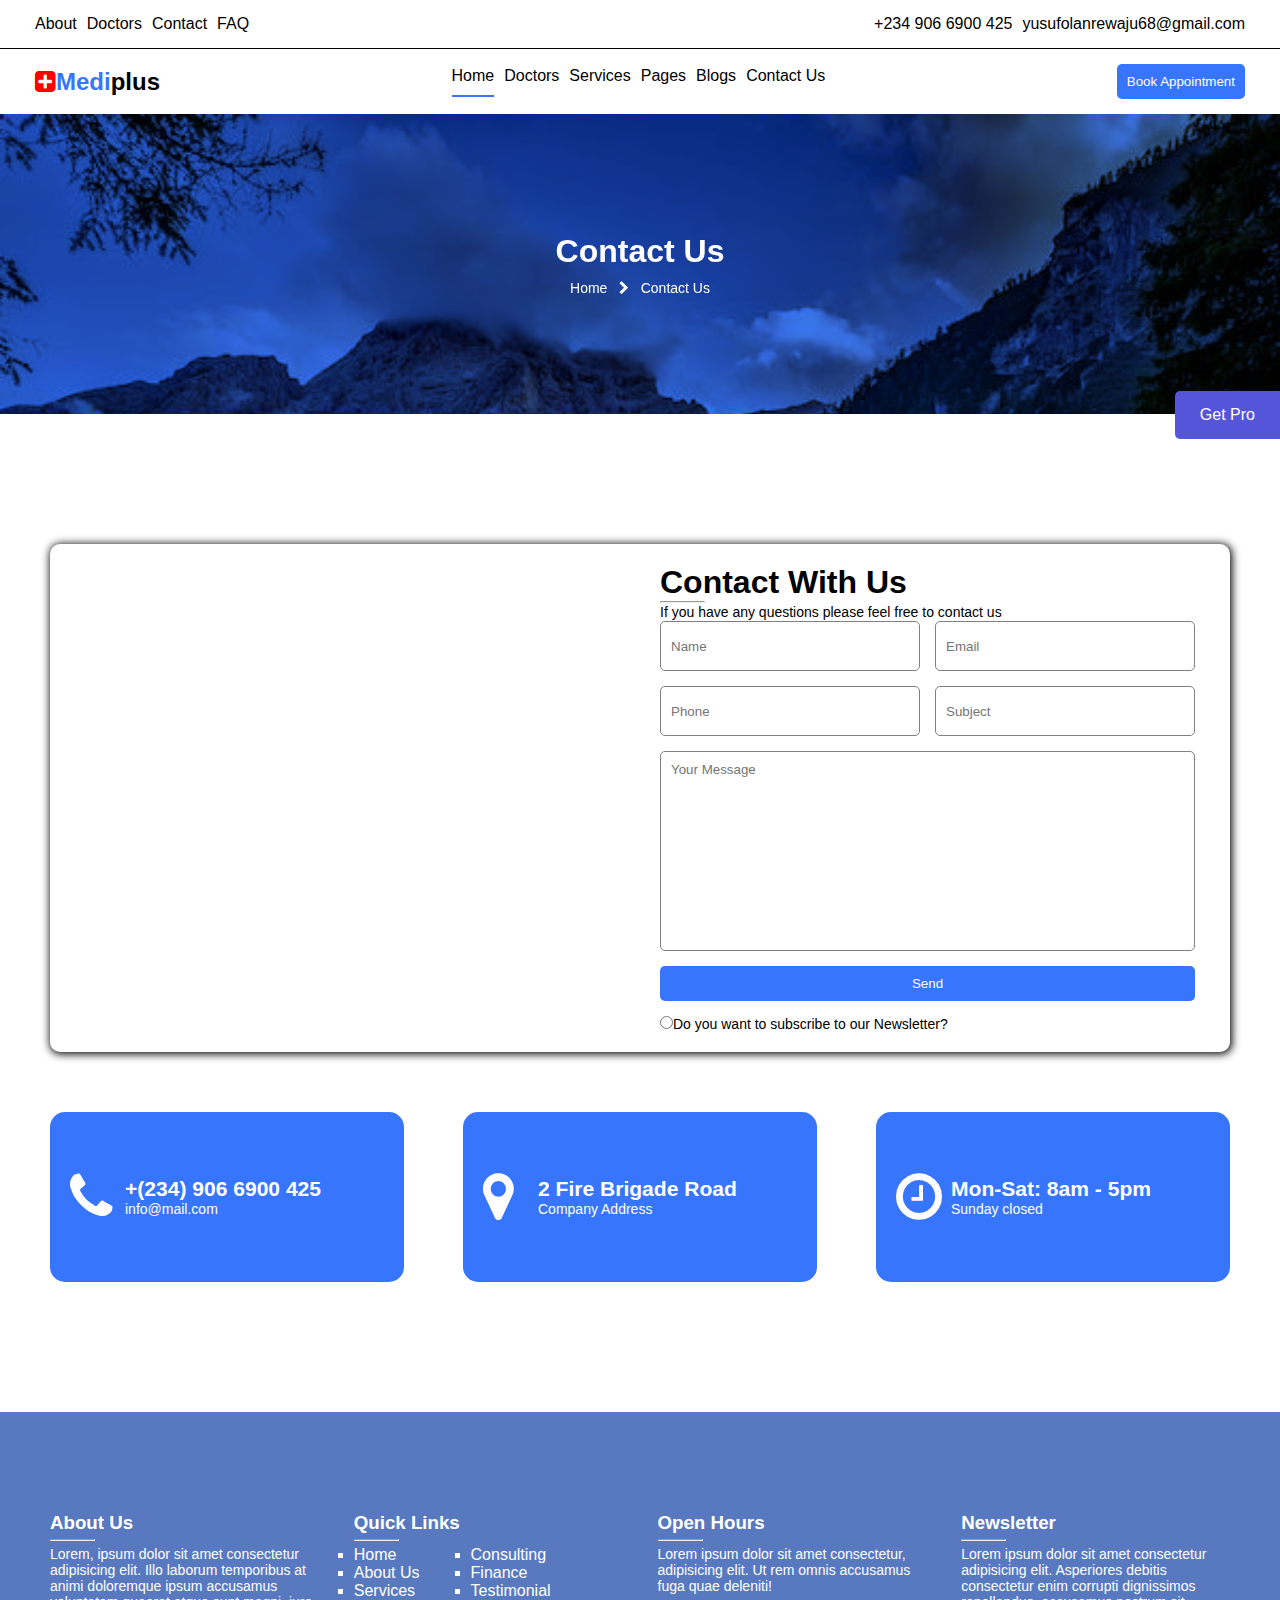
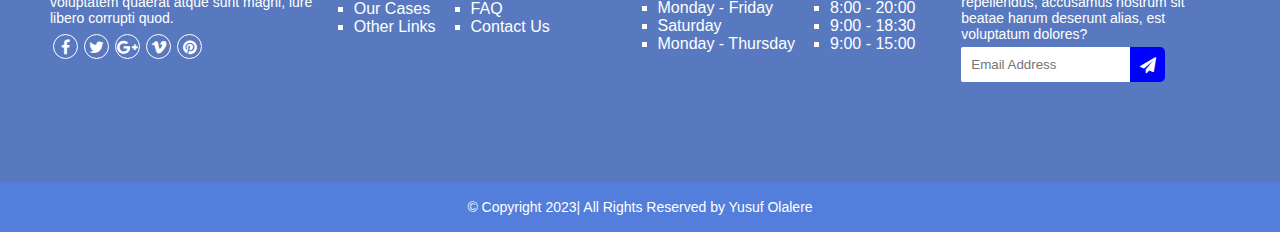
<file: works/Clinic/index.html>
<!DOCTYPE html>
<html lang="en">
<head>
    <meta charset="UTF-8">
    <meta name="viewport" content="width=device-width, initial-scale=1.0">
    <title>Project</title>
    <link rel="stylesheet" href="clinicstyle.css">
    <link rel="stylesheet" href="https://cdnjs.cloudflare.com/ajax/libs/font-awesome/4.7.0/css/font-awesome.min.css">
</head>
<body>
    <header class="header">
        <div class="head">
            <ul>
                <li>About</li>
                <li>Doctors</li>
                <li>Contact</li>
                <li>FAQ</li>
            </ul>

            <ul>
                <li>+234 906 6900 425</li>
                <li>yusufolanrewaju68@gmail.com</li>
            </ul>
        </div>
        
        <div class="nav">
            <h2><i class="fa fa-plus-square" style="color: red;"></i><span class="blue">Medi</span>plus</h2>
            
            <ul>
                <li class="active">Home</li>
                <li>Doctors</li>
                <li>Services</li>
                <li>Pages</li>
                <li>Blogs</li>
                <li>Contact Us</li>
            </ul>
            <button class="btn">Book Appointment</button>
        </div>

    </header>

    
    <section class="big">
        <div class="contact">
            <h1>Contact Us</h1>
            <small>Home &nbsp; <i class="fa fa-chevron-right"></i> &nbsp; Contact Us</small>
        </div>
        <a href="" class="get">Get Pro</a>
    </section>
    <main>

        <section class="formContact">
            <div class="containers">
                <div class="form">
                    <h1>Contact With Us</h1><hr>
                    <small>If you have any questions please feel free to contact us</small>
                    <form>
                        <input type="text" placeholder="Name">
                        <input type="email" placeholder="Email">
                        <input type="text" placeholder="Phone">
                        <input type="text" placeholder="Subject">
                        <textarea placeholder="Your Message"></textarea>
                        <button class="btn">Send</button>
                        <label><input type="radio">Do you want to subscribe to our Newsletter?</label>
                    </form>
                </div>
            </div>

            <div class="container">
                <div class="info">
                    <div class="image"><i class="fa fa-phone fa-3x"></i></div>
                    <h3>+(234) 906 6900 425</h3>
                    <small>info@mail.com</small>
                </div>
                <div class="info">
                    <div class="image"><i class="fa fa-map-marker fa-3x"></i></div>
                    <h3>2 Fire Brigade Road</h3>
                    <small>Company Address</small>
                </div>
                <div class="info">
                    <div class="image"><i class="fa fa-clock-o fa-3x"></i></div>
                    <h3>Mon-Sat: 8am - 5pm</h3>
                    <small>Sunday closed</small>
                </div>
            </div>
        </section>

        <section class="bottom">
            <div class="column">
                <h3>About Us</h3><hr>
                <small>
                    Lorem, ipsum dolor sit amet consectetur adipisicing elit. Illo laborum temporibus at animi doloremque 
                    ipsum accusamus voluptatem quaerat atque sunt magni, iure libero corrupti quod.
                </small>
                <div class="row anchor">
                    <a href="facebook.com"><i class="fa fa-facebook"></i></a>
                    <a href="twitter.com"><i class="fa fa-twitter"></i></a>
                    <a href="googleplus.com"><i class="fa fa-google-plus"></i></a>
                    <a href="vimeo.com"><i class="fa fa-vimeo"></i></a>
                    <a href="pinterest.com"><i class="fa fa-pinterest"></i></a>
                </div>
            </div>

            <div class="column">
                <h3>Quick Links</h3><hr>
                <div class="row">
                    <ul>
                        <li>Home</li>
                        <li>About Us</li>
                        <li>Services</li>
                        <li>Our Cases</li>
                        <li>Other Links</li>
                    </ul>
                    <ul>
                        <li>Consulting</li>
                        <li>Finance</li>
                        <li>Testimonial</li>
                        <li>FAQ</li>
                        <li>Contact Us</li>
                    </ul>
                </div>
            </div>    

            <div class="column">
                <h3>Open Hours</h3><hr>
                <small>
                    Lorem ipsum dolor sit amet consectetur, 
                    adipisicing elit. Ut rem omnis accusamus fuga quae deleniti!
                </small>
                <div class="row">
                    <ul>
                        <li>Monday - Friday</li>
                        <li>Saturday</li>
                        <li>Monday - Thursday</li>
                    </ul>
                    <ul>
                        <li>8:00 - 20:00</li>
                        <li>9:00 - 18:30</li>
                        <li>9:00 - 15:00</li>
                    </ul>
                </div>
            </div>

            <div class="column">
                <h3>Newsletter</h3><hr>
                <small>Lorem ipsum dolor sit amet consectetur adipisicing elit. Asperiores debitis consectetur enim corrupti 
                    dignissimos repellendus, accusamus nostrum sit beatae harum deserunt alias, 
                    est voluptatum dolores?
                </small>
                <div class="email">
                <input type="text" placeholder="Email Address">
                <span class="send"><i class="fa fa-paper-plane"></i></span>
                </div>
            </div>    
        </section>

    </main>

    <footer>
        <small>&copy; Copyright 2023| All Rights Reserved by Yusuf Olalere</small>
    </footer>

</body>
</html>
</file>
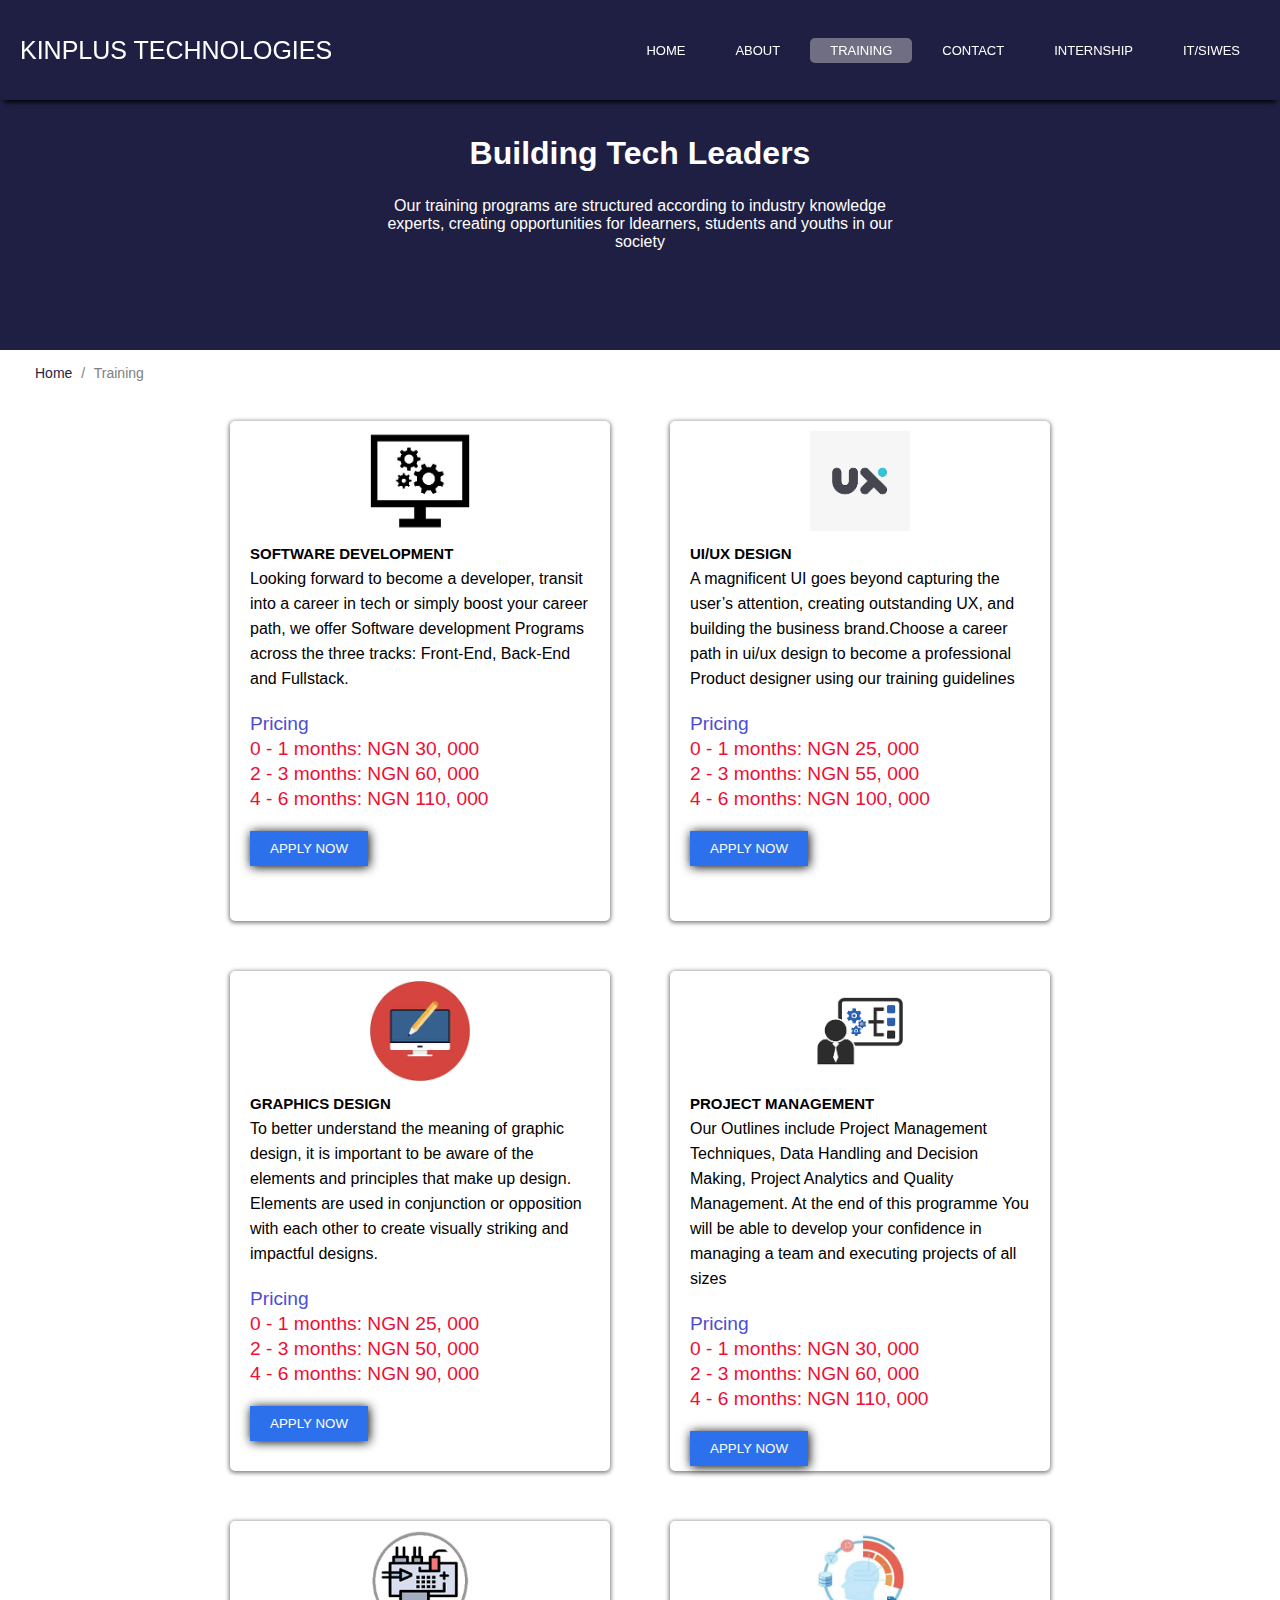
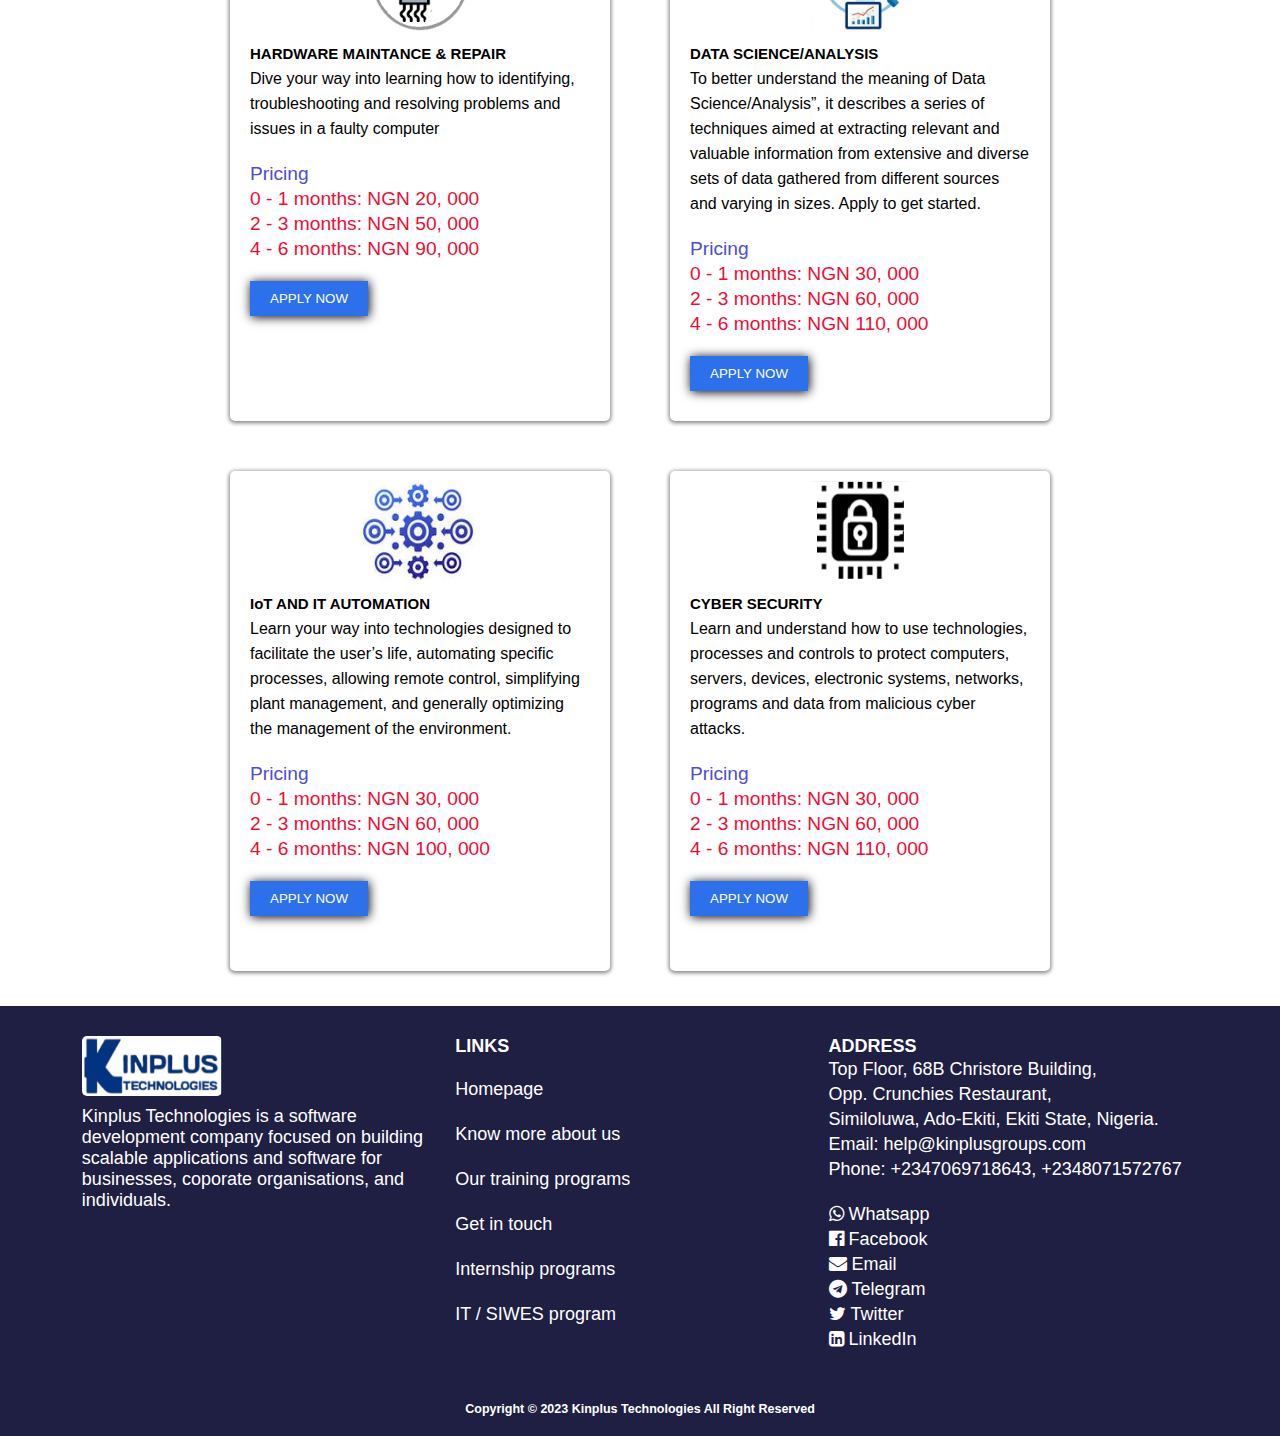
<file: works/LandingPage/index.html>
<!DOCTYPE html>
<html lang="en">
    <head>
        <meta charset="UTF-8">
        <meta name="viewport" content="width=device-width, initial-scale=1.0">
        <script defer src="script.js"></script>
        <link rel="shortcut icon" href="images/kinplus.png" type="image/x-icon">
        <link rel="stylesheet" href="style.css">
        <link rel="stylesheet" href="fontawesome_css/font-awesome.min.css">
        <link rel="stylesheet" href="https://cdnjs.cloudflare.com/ajax/libs/font-awesome/4.7.0/css/font-awesome.min.css">
        <title>Kinplus</title>
    </head>
<body>
    <nav class="nav">
        <p>KINPLUS TECHNOLOGIES</p>
    
        
        <label class="menu" >
            <input type="checkbox" id="menu" onclick="stop()">
            <i class="fa fa-navicon"></i>
            <i class="fa fa-remove"></i>
        </label>
        <div class="tabs">
            <li><a href="">Home</a></li>
            <li><a href="">ABout</a></li>
            <li><a href="" class="active">training</a></li>
            <li><a href="">contact</a></li>
            <li><a href="">internship</a></li>
            <li><a href="">it/siwes</a></li>
        </div>
        <label for="menu" class="top"></label>
    </nav>
    <div class="head">
        <h1>building Tech leaders</h1>
        <p class="head_part">
            Our training programs are structured according to industry knowledge
            experts, creating opportunities for ldearners, students and youths in our society
        </p>
    </div>

    <div class="home">
        <a href="">Home</a>
        <span id="demo"></span>
        <span> / Training</span>
    </div>

    <main class="main">
        <div class="body">

            <div class="container">
                <div class="image">
                <img src="images/softwaredev.png" alt="">
                </div>
                <h3>SOFTWARE DEVELOPMENT</h3>
                <div class="paragraph">
                    Looking forward to become a developer,
                    transit into a career in tech or simply boost your career path,
                    we offer Software development Programs across the three tracks: Front-End,
                    Back-End and Fullstack.
                </div>

                <div class="pricing">
                    <p>Pricing</p>
                    <li class="pink">0 - 1 months: NGN 30, 000</li>
                    <li class="pink">2 - 3 months: NGN 60, 000</li>
                    <li class="pink">4 - 6 months: NGN 110, 000</li>
                </div>

                <button class="btn">apply now</button>

            </div>

            <div class="container">
                <div class="image">
                <img src="images/ux.png" alt="">
                </div>
                <h3>UI/UX DESIGN</h3>
                <div class="paragraph">
                    A magnificent UI goes beyond capturing the user’s attention, creating outstanding UX,
                     and building the business brand.Choose a career path in ui/ux 
                    design to become a professional Product designer using our training guidelines
                </div>

                <div class="pricing">
                    <p>Pricing</p>
                    <li class="pink">0 - 1 months: NGN 25, 000</li>
                    <li class="pink">2 - 3 months: NGN 55, 000</li>
                    <li class="pink">4 - 6 months: NGN 100, 000</li>
                </div>

                <button class="btn">apply now</button>

            </div>

            <div class="container">
                <div class="image">
                <img src="images/graphics.png" alt="">
                </div>
                <h3>GRAPHICS DESIGN</h3>
                <div class="paragraph">
                    To better understand the meaning of graphic design, 
                    it is important to be aware of the elements and principles 
                    that make up design. Elements are used in conjunction or opposition
                    with each other to create visually striking and impactful designs.
                </div>

                <div class="pricing">
                    <p>Pricing</p>
                    <li class="pink">0 - 1 months: NGN 25, 000</li>
                    <li class="pink">2 - 3 months: NGN 50, 000</li>
                    <li class="pink">4 - 6 months: NGN 90, 000</li>
                </div>

                <button class="btn">apply now</button>

            </div>

            <div class="container">
                <div class="image">
                <img src="images/projectman.png" alt="">
                </div>
                <h3>PROJECT MANAGEMENT</h3>
                <div class="paragraph">
                    Our Outlines include Project Management Techniques, 
                    Data Handling and Decision Making, Project Analytics and 
                    Quality Management. At the end of this programme You will be able to 
                    develop your confidence in managing a team and executing projects of all sizes
                </div>

                <div class="pricing">
                    <p>Pricing</p>
                    <li class="pink">0 - 1 months: NGN 30, 000</li>
                    <li class="pink">2 - 3 months: NGN 60, 000</li>
                    <li class="pink">4 - 6 months: NGN 110, 000</li>
                </div>

                <button class="btn">apply now</button>

            </div>

            <div class="container">
                <div class="image">
                <img src="images/repair.png" alt="">
                </div>
                <h3>HARDWARE MAINTANCE & REPAIR</h3>
                <div class="paragraph">
                    Dive your way into learning how to identifying, 
                    troubleshooting and resolving problems and issues in a faulty computer
                </div>

                <div class="pricing">
                    <p>Pricing</p>
                    <li class="pink">0 - 1 months: NGN 20, 000</li>
                    <li class="pink">2 - 3 months: NGN 50, 000</li>
                    <li class="pink">4 - 6 months: NGN 90, 000</li>
                </div>

                <button class="btn">apply now</button>

            </div>

            <div class="container">
                <div class="image">
                <img src="images/datasci.jpeg" alt="">
                </div>
                <h3>DATA SCIENCE/ANALYSIS</h3>
                <div class="paragraph">
                    To better understand the meaning of Data Science/Analysis”, 
                    it describes a series of techniques aimed at extracting relevant and 
                    valuable information from extensive and diverse sets of data gathered from 
                    different sources and varying in sizes. Apply to get started.
                </div>

                <div class="pricing">
                    <p>Pricing</p>
                    <li class="pink">0 - 1 months: NGN 30, 000</li>
                    <li class="pink">2 - 3 months: NGN 60, 000</li>
                    <li class="pink">4 - 6 months: NGN 110, 000</li>
                </div>

                <button class="btn">apply now</button>

            </div>

            <div class="container">
                <div class="image x2">
                <img src="images/Iot.jpeg" alt="">
                </div>
                <h3>IoT AND IT AUTOMATION</h3>
                <div class="paragraph">
                    Learn your way into technologies designed to facilitate the user’s life, automating specific processes, 
                    allowing remote control, simplifying plant management, and generally optimizing the management of the environment.
                </div>

                <div class="pricing">
                    <p>Pricing</p>
                    <li class="pink">0 - 1 months: NGN 30, 000</li>
                    <li class="pink">2 - 3 months: NGN 60, 000</li>
                    <li class="pink">4 - 6 months: NGN 100, 000</li>
                </div>

                <button class="btn">apply now</button>

            </div>

            <div class="container">
                <div class="image">
                <img src="images/cyber.png" alt="">
                </div>
                <h3>CYBER SECURITY</h3>
                <div class="paragraph">
                    Learn and understand how to use technologies, processes and controls to protect computers, 
                    servers, devices, electronic systems, networks, programs and data from malicious cyber attacks.
                </div>

                <div class="pricing">
                    <p>Pricing</p>
                    <li class="pink">0 - 1 months: NGN 30, 000</li>
                    <li class="pink">2 - 3 months: NGN 60, 000</li>
                    <li class="pink">4 - 6 months: NGN 110, 000</li>
                </div>

                <button class="btn">apply now</button>

            </div>

        </div>    
    </main>

    <footer>

        <div class="footer">

            <div class="kinplus">
                <img src="images/download.png" alt="">
                Kinplus Technologies is a software development company focused on building
                scalable applications and software for businesses, coporate organisations,
                and individuals.
            </div>

            <div>
                <h4>LINKS</h4>
                <a href="">Homepage</a>
                <a href="">Know more about us</a>
                <a href="">Our training programs</a>
                <a href="">Get in touch</a>
                <a href="">Internship programs</a>
                <a href="">IT / SIWES program</a>
            </div>

            <div>
                <h4>ADDRESS</h4>
               <p>Top Floor, 68B Christore Building,</p>
               <p>Opp. Crunchies Restaurant,</p>
               <p>Similoluwa, Ado-Ekiti, Ekiti State, Nigeria.</p>
               <p>Email: help@kinplusgroups.com</p>
               <p>Phone: +2347069718643, +2348071572767</p>
               <p><i class="fa fa-whatsapp"></i>&nbsp;Whatsapp</p>
               <p><i class="fa fa-facebook-official"></i>&nbsp;Facebook</p>
               <p><i class="fa fa-envelope"></i>&nbsp;Email</p>
               <p><i class="fa fa-telegram"></i>&nbsp;Telegram</p>
               <p><i class="fa fa-twitter"></i>&nbsp;Twitter</p>
               <p><i class="fa fa-linkedin-square"></i>&nbsp;LinkedIn</p>

            </div>

        </div>

        <div class="footnote">
            <small>
                copyright &copy; 2023 kinplus technologies all right reserved
            </small>
        </div>

    </footer>

</body>
</html>
</file>
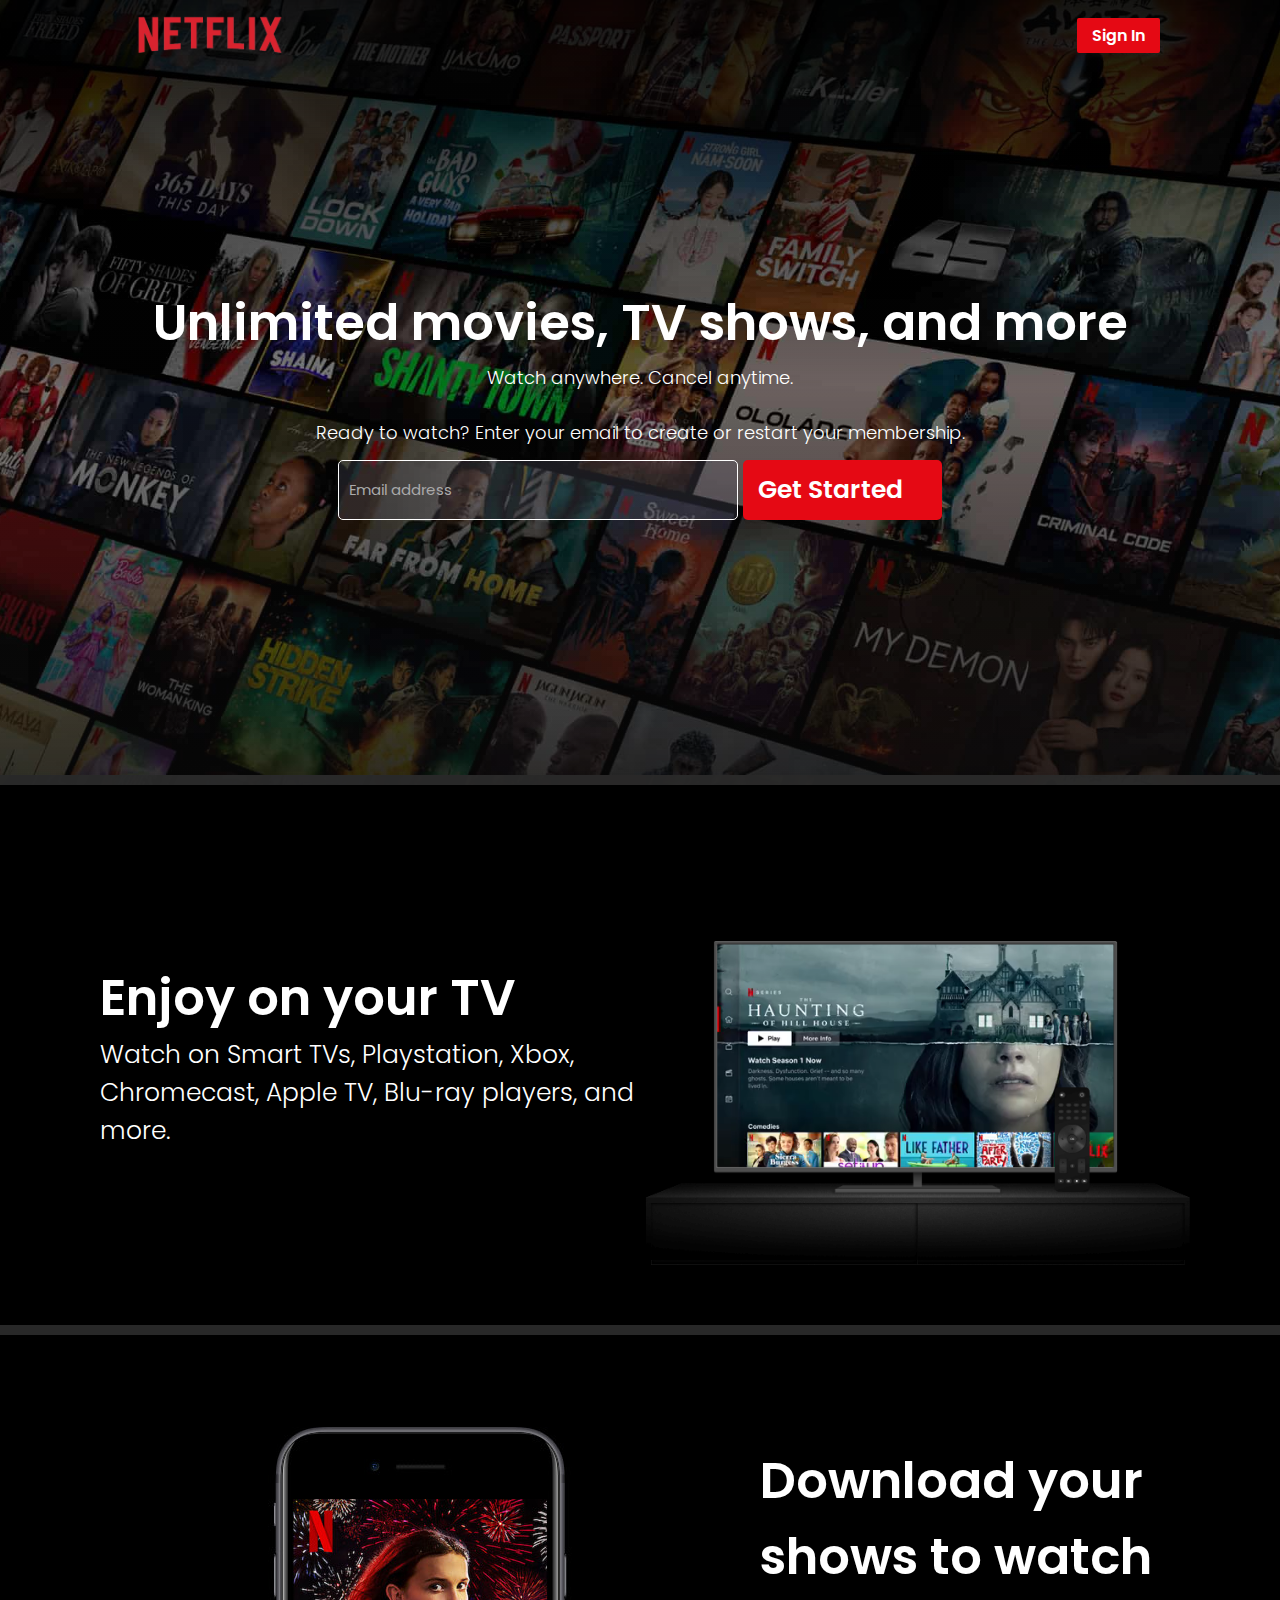
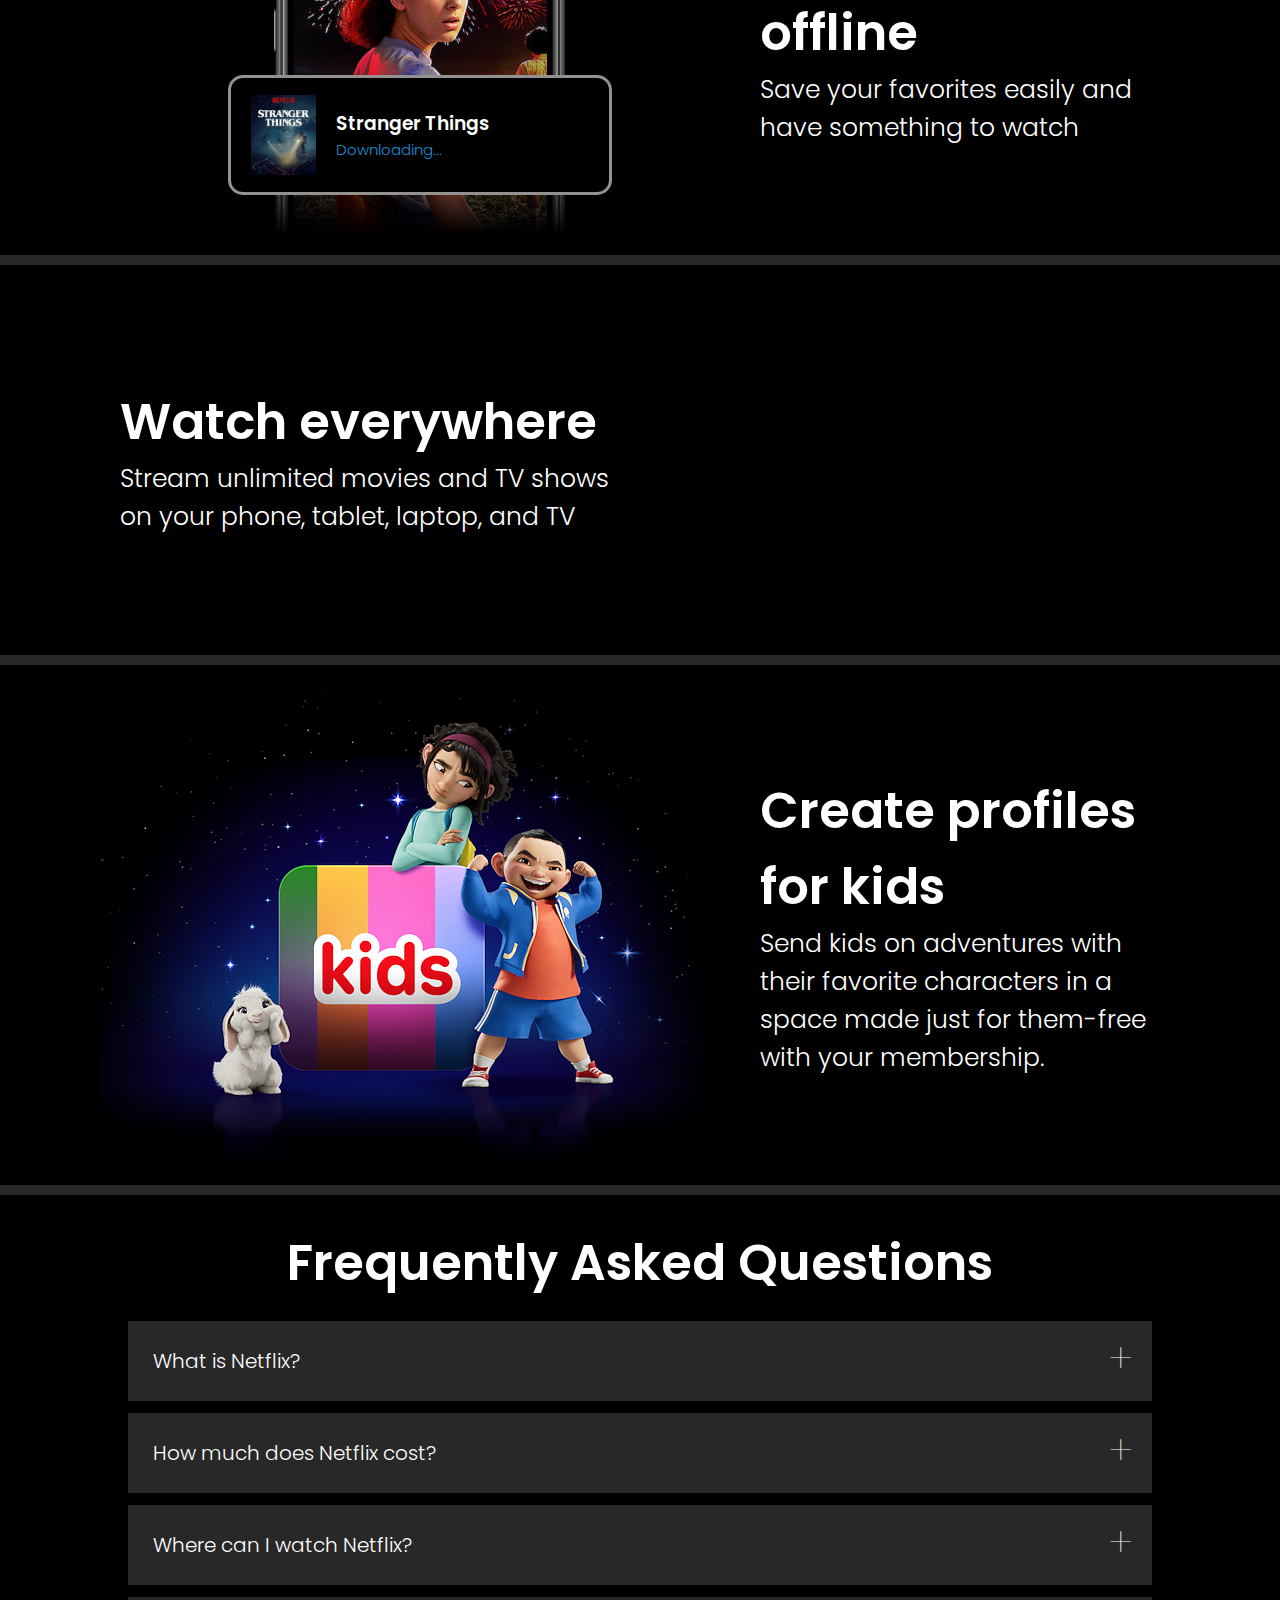
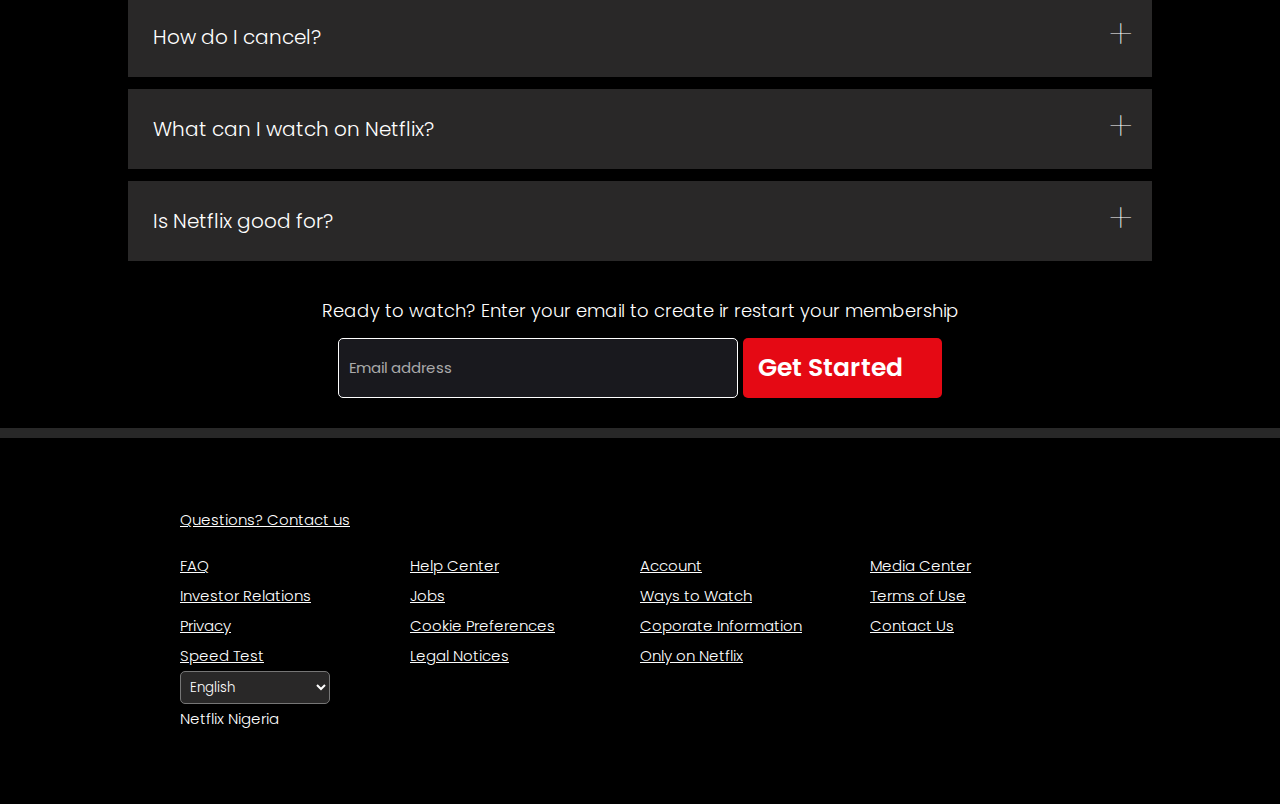
<file: works/NetFlix/index.html>
<!DOCTYPE html>
<html lang="en">
<head>
    <meta charset="UTF-8">
    <meta name="viewport" content="width=device-width, initial-scale=1.0">
    <link rel="stylesheet" href="https://cdnjs.cloudflare.com/ajax/libs/font-awesome/6.5.1/css/all.min.css" integrity="sha512-DTOQO9RWCH3ppGqcWaEA1BIZOC6xxalwEsw9c2QQeAIftl+Vegovlnee1c9QX4TctnWMn13TZye+giMm8e2LwA==" crossorigin="anonymous" referrerpolicy="no-referrer" />
    <link rel="stylesheet" href="assets/CSS/main.css">
    <link rel="shortcut icon" href="assets/images/logo.ico" type="image/x-icon">
    <title>Netflix Nigeria - Watch TV Shows</title>
</head>
<body>
    
    <section class="first-part">

        <div class="container">
           <img src="assets/images/Netflix_Logo_PMS.png"> 

            <a href="./Signup/signup.html" class="btn">Sign In</a>
        </div>

        <div class="content-container">

            <div class="content">
                <h2>Unlimited movies, TV shows, and more</h2>

                <p>Watch anywhere. Cancel anytime.</p>

                <p>Ready to watch? Enter your email to create or restart your membership.</p>

                <form action="">
                    <div class="details">
                        <div class="input-container">
                            <input type="text" class="input-field" required>
                            <label class="input-label">Email address</label>
                        </div>
                        <button type="submit" class="btn"> Get Started &nbsp;&nbsp;&nbsp; <i class="fa-solid fa-chevron-right"></i> </button> 
                    </div>
                </form> 
                <span class="error" hidden>Please enter a valid email address</span>

            </div>

        </div>

    </section>

    <section class="enjoy kids">

        <div class="align-left-text">
            <h2>Enjoy on your TV</h2>
            <p>Watch on Smart TVs, Playstation, Xbox, Chromecast, Apple TV, Blu-ray players, and more.</p>
        </div>

        <div class="tv">
            <img src="assets/images/tv.png" >
            <video src="assets/videos/video-tv-0819.m4v" loop autoplay></video>
        </div>

    </section>

    <section class="kids space-around">

        <div class="mobile">
            <img src="assets/images/mobile-0819.jpg">
            <div class="bx-shot">
            <img src="assets/images/boxshot.png">

            <div class="bx-shot-content">
                <h3>Stranger Things</h3>
                <p>Downloading...</p>
            </div>
            </div>
        </div>

        <div class="align-left-text">
            <h2>Download your shows to watch offline</h2>
            <p>Save your favorites easily and have something to watch</p>
        </div>

    </section>

    <section class="watch space-around">
        <div class="align-left-text">
            <h2>Watch everywhere</h2>
        <p>Stream unlimited movies and TV shows on your phone, tablet, laptop, and TV</p>
        </div>
    </section>

    <section class="kids space-around">
        <img src="assets/images/kids.png">

        <div class="align-left-text">
            <h2>Create profiles for kids</h2>
            <p>Send kids on adventures with their favorite characters in a space made just for them-free with your membership.</p>
        </div>
    </section>

    <section class="faq">
        <h2>Frequently Asked Questions</h2>

        <div class="faq-container">

            <div class="tab">
                <input type="radio" name="option" id="op1">

                <label for="op1">
                    <p>What is Netflix?</p>
                </label>

                <div class="faq-ans">
                    <p>
                        Netflix is a streaming service that offers a wide variety of award-winning TV shows, movies, anime, documentaries, and more on thousands of internet-connected devices.

                        You can watch as much as you want, whenever you want without a single commercial – all for one low monthly price. There's always something new to discover and new TV shows and movies are added every week!
                    </p>
                </div>

            </div>

            <div class="tab">
                <input type="radio" name="option" id="op2">

                <label for="op2">
                    <p>How much does Netflix cost?</p>
                </label>

                <div class="faq-ans">
                    <p>
                        Watch Netflix on your smartphone, tablet, Smart TV, laptop, or streaming device, all for one fixed monthly fee. Plans range from ₦1,200 to ₦4,400 a month. No extra costs, no contracts.
                    </p>
                </div>

            </div>
            
            <div class="tab">
                <input type="radio" name="option" id="op3">

                <label for="op3">
                    <p>Where can I watch Netflix?</p>
                </label>

                <div class="faq-ans">
                    <p>
                        Watch anywhere, anytime. Sign in with your Netflix account to watch instantly on the web at netflix.com from your personal computer or on any internet-connected device that offers the Netflix app, including smart TVs, smartphones, tablets, streaming media players and game consoles.

                        You can also download your favorite shows with the iOS, Android, or Windows 10 app. Use downloads to watch while you're on the go and without an internet connection. Take Netflix with you anywhere.
                    </p>
                </div>

            </div>

            <div class="tab">
                <input type="radio" name="option" id="op4">

                <label for="op4">
                    <p>How do I cancel?</p>
                </label>

                <div class="faq-ans">
                    <p>
                        Netflix is flexible. There are no pesky contracts and no commitments. You can easily cancel your account online in two clicks. There are no cancellation fees – start or stop your account anytime.
                    </p>
                </div>

            </div>

            <div class="tab">
                <input type="radio" name="option" id="op5">

                <label for="op5">
                    <p>What can I watch on Netflix?</p>
                </label>

                <div class="faq-ans">
                    <p>
                        Netflix has an extensive library of feature films, documentaries, TV shows, anime, award-winning Netflix originals, and more. Watch as much as you want, anytime you want.
                    </p>
                </div>

            </div>

            <div class="tab">
                <input type="radio" name="option" id="op6">

                <label for="op6">
                    <p>Is Netflix good for?</p>
                </label>

                <div class="faq-ans">
                    <p>
                        The Netflix Kids experience is included in your membership to give parents control while kids enjoy family-friendly TV shows and movies in their own space.

                        Kids profiles come with PIN-protected parental controls that let you restrict the maturity rating of content kids can watch and block specific titles you don’t want kids to see.
                    </p>
                </div>

            </div>

        </div>
        
        <div class="content">
            <p>Ready to watch? Enter your email to create ir restart your membership</p>
            <form action="">
                <div class="details">
                    <div class="input-container">
                        <input type="text" class="input-field" required>
                        <label class="input-label">Email address</label>
                    </div>
                    <button type="submit" class="btn"> Get Started &nbsp;&nbsp;&nbsp; <i class="fa-solid fa-chevron-right"></i> </button> 
                </div>
            </form> 
            <span class="error" hidden>Please enter a valid email address</span>
        </div>

    </section>

    <footer class="main-footer">

        <div class="footer">
            <div class="head-line">
                <a href="">Questions? Contact us</a>
            </div>
    
            <div class="navigate one">
                <ul>
                    <li><a href="">FAQ</a></li>
                    <li><a href="">Investor Relations</a></li>
                    <li><a href="">Privacy</a></li>
                    <li><a href="">Speed Test</a></li>
                    <li>
                        <select name=""><i class="fa-solid fa-language" style="color: red;"></i>
                            <option value="eng">English</option>
                        </select>
                    </li>
                    <li>Netflix Nigeria</li>
                </ul>
            </div>
    
            <div class="navigate two">
                <ul>
                    <li><a href="">Help Center</a></li>
                    <li><a href="">Jobs</a></li>
                    <li><a href="">Cookie Preferences</a></li>
                    <li><a href="">Legal Notices</a></li>
                </ul>
            </div>
    
            <div class="navigate three">
                <ul>
                    <li><a href="">Account</a></li>
                    <li><a href="">Ways to Watch</a></li>
                    <li><a href="">Coporate Information</a></li>
                    <li><a href="">Only on Netflix</a></li>
                </ul>
            </div>
    
            <div class="navigate four">
                <ul>
                    <li><a href="">Media Center</a></li>
                    <li><a href="">Terms of Use</a></li>
                    <li><a href="">Contact Us</a></li>
                </ul>
            </div>
        </div>

    </footer>

</body>
</html>
</file>
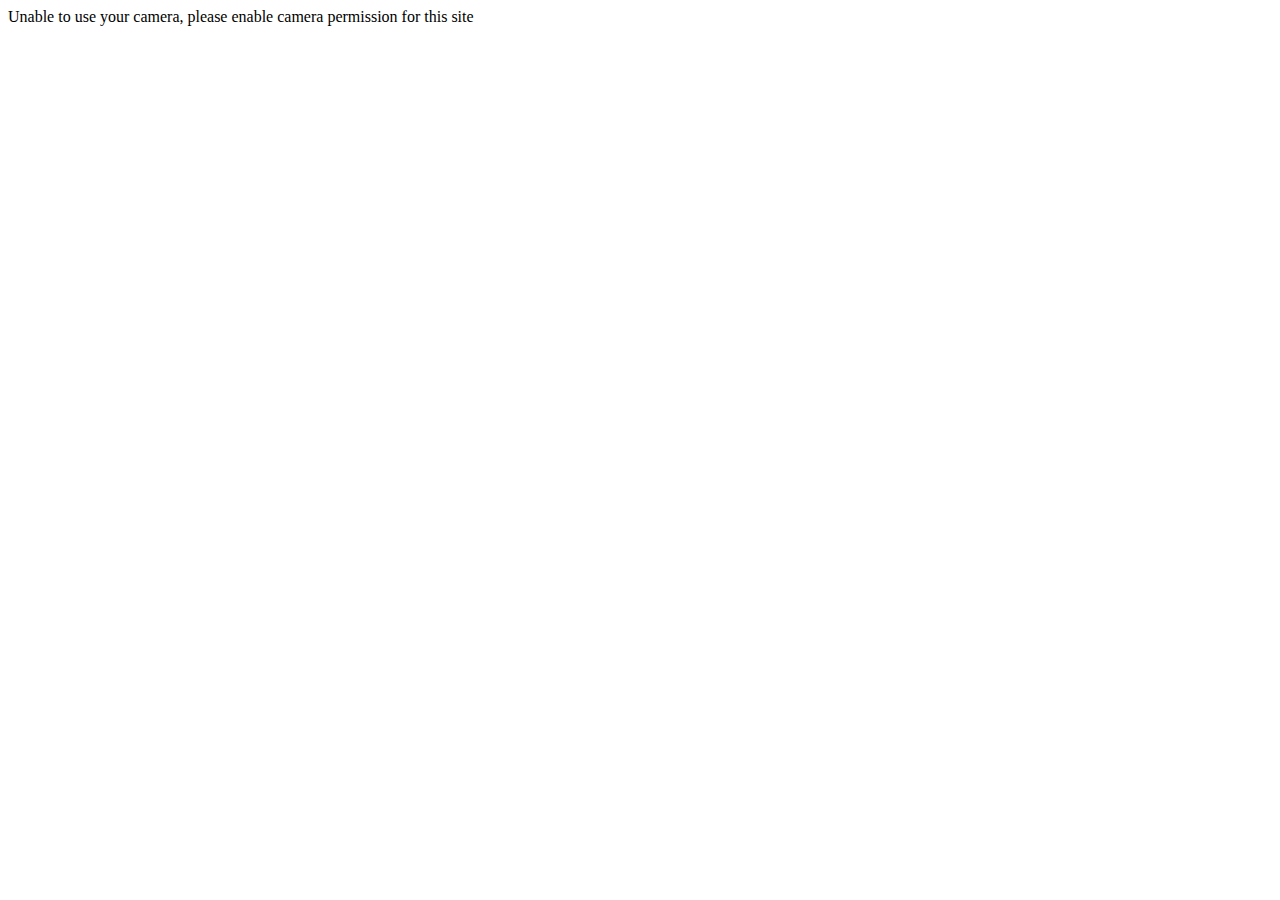
<file: works/camera.html>
<html lang="en">
<head>
    <meta charset="UTF-8">
    <meta name="viewport" content="width=device-width, initial-scale=1.0">
    <title>Video Camera</title>
</head>
<body>

    <video autoplay id="cameraInput"></video>

    <script>

        const cameraInput = document.getElementById('cameraInput');

        navigator.mediaDevices.getUserMedia({ video : true})
        .then(stream => {
            cameraInput.srcObject = stream;
        })
        .catch(error => {
            console.error("Unable to use your camera, please enable camera permission for this site"), error
            document.write("Unable to use your camera, please enable camera permission for this site"), error;
        });

    </script>

    <style>
        body {
            display: flex;
            justify-content: center;
            align-items: center;
        }
        video{
            width: 350px;
            border: 5px solid rgb(217, 51, 51);
            padding: 5px;
            background-color: #000;
        }
    </style>
    
</body>
</html>
</file>
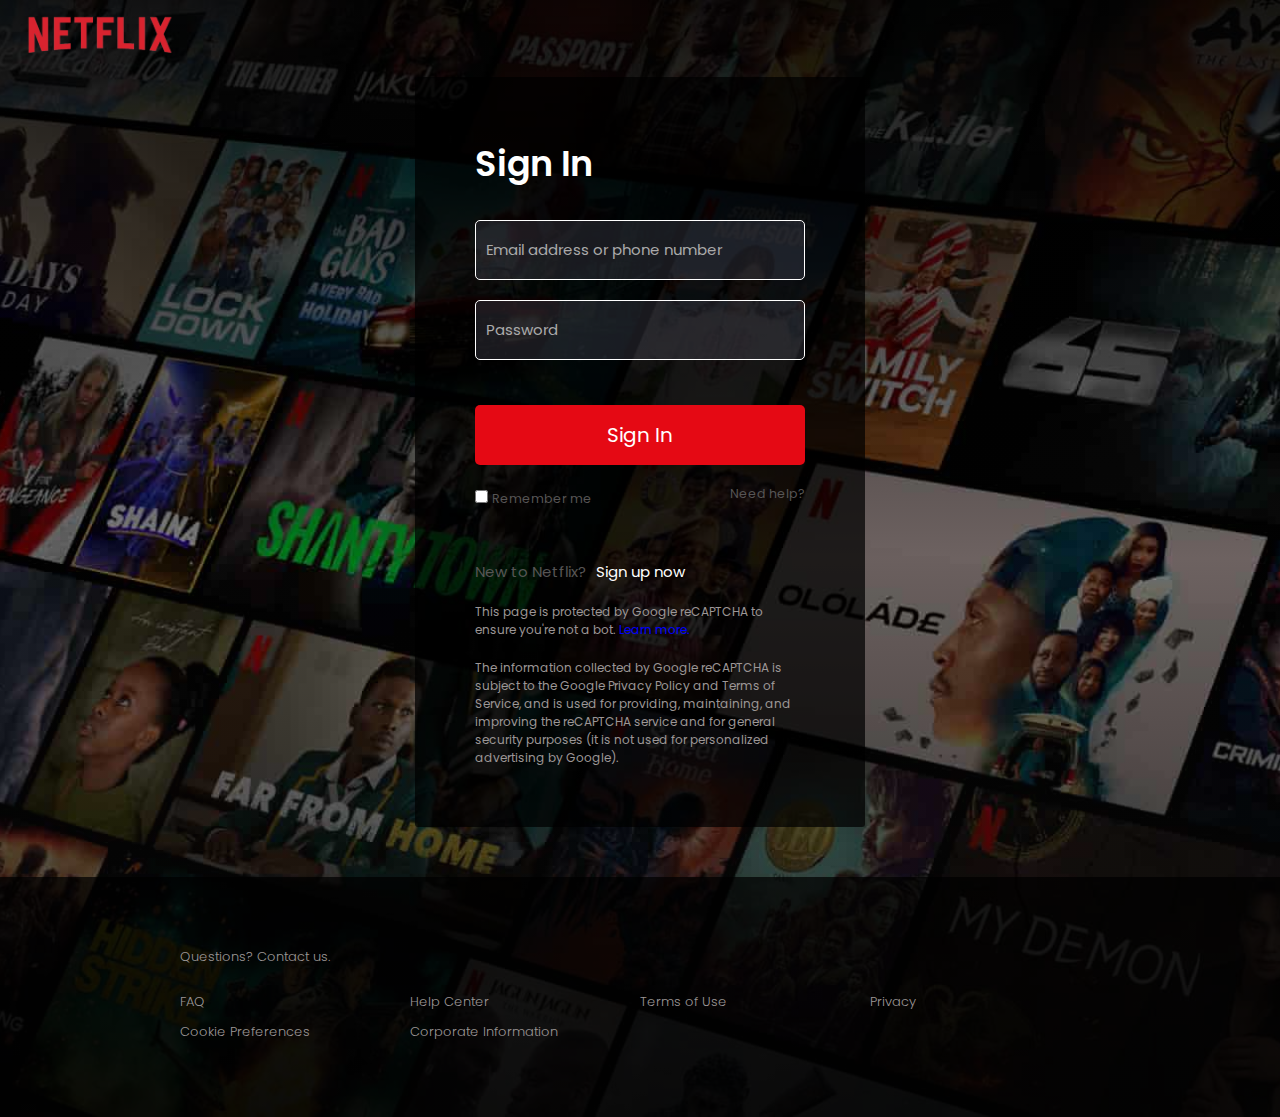
<file: works/NetFlix/Signup/signup.html>
<!DOCTYPE html>
<html lang="en">
<head>
    <meta charset="UTF-8">
    <meta name="viewport" content="width=device-width, initial-scale=1.0">
    <link rel="stylesheet" href="https://cdnjs.cloudflare.com/ajax/libs/font-awesome/6.5.1/css/all.min.css" integrity="sha512-DTOQO9RWCH3ppGqcWaEA1BIZOC6xxalwEsw9c2QQeAIftl+Vegovlnee1c9QX4TctnWMn13TZye+giMm8e2LwA==" crossorigin="anonymous" referrerpolicy="no-referrer" />
    <link rel="stylesheet" href="../assets/CSS/main.css">
    <link rel="stylesheet" href="signup.css">
    <link rel="shortcut icon" href="../assets/images/logo.ico" type="image/x-icon">
    <title>Netflix</title>
</head>
<body>

    <section class="first-part">

        <div class="container">
           <img src="../assets/images/Netflix_Logo_PMS.png"> 
        </div>

        <div class="content-container">

            <div class="form-container">

                <h3>Sign In</h3>

                <form action="">
                    <div class="details">

                        <div class="input-container">
                            <input type="text" class="input-field" required>
                            <label class="input-label">Email address or phone number</label>
                        </div>

                        <div class="input-container">
                            <input type="password" class="input-field" required>
                            <label class="input-label">Password</label>
                        </div>

                        <button type="submit" class="btn"> Sign In</button> 

                        <div class="sub">
                            <label>
                                <input type="checkbox" id="remember">
                                <span class="grey-text">Remember me</span>
                            </label>

                            <span class="grey-text"><a href="">Need help?</a></span>
                        </div>

                    </div>
                </form> 

                <div class="signup">
                    <p><span class="grey-text">New to Netflix?</span><a href="../index.html">Sign up now</a></p>

                    <small class="grey-text">
                        This page is protected by Google reCAPTCHA to ensure you're not a bot. <a href="#learn">Learn more. </a>
                    </small>

                    <small id="Learn">
                        The information collected by Google reCAPTCHA is subject to the Google Privacy Policy and Terms of Service, and is used for providing, maintaining, and improving the reCAPTCHA service and for general security purposes (it is not used for personalized advertising by Google).
                    </small>
                </div>

            </div>

        </div>

        <div class="footer grey-text">

            <div class="head-line">
                Questions? Contact us.
            </div>

            <div class="navigate">
                <ul>
                    <li><a href="">FAQ</a></li>
                    <li><a href="">Cookie Preferences</a></li>
                </ul>
            </div>

            <div class="navigate">
                <ul>
                    <li><a href="">Help Center</a></li>
                    <li><a href="">Corporate Information</a></li>
                </ul>
            </div>

            <div class="navigate">
                <ul>
                    <li><a href="">Terms of Use</a></li>
                </ul>
            </div>

            <div class="navigate">
                <ul>
                    <li><a href="">Privacy</a></li>
                </ul>
            </div>

        </div>

    </section>
    
</body>
</html>
</file>
<file: works/Clinic/clinicstyle.css>
* {
    box-sizing: border-box;
    padding: 0;
    margin: 0;
    font-family: 'Gill Sans', 'Gill Sans MT', Calibri, 'Trebuchet MS', sans-serif;
}
body{ 
    color: white;
    position: relative;
}

.get {
    position: absolute;
    background-color: rgb(85, 85, 217);
    padding: 15px 25px;
    right: 0 ;
    bottom: -25px;
    text-decoration: none;
    color: white;
    border-radius: 5px 0 0 5px;
}

hr {
    width: 45px;
}

.nav {
    position: sticky;
    top: 0;
    color: black;
    background-color: white;
}

.nav li{
    padding-bottom: 10px;
    cursor: default;
}

.nav li:hover {
    border-bottom: 2px solid rgb(55, 118, 252);
}

.nav .active {
    border-bottom: 2px solid rgb(55, 118, 252);
}

header div {
    display: flex;
    justify-content: space-between;
    align-items: center;
    padding: 15px 35px;
}

header ul {
    display: flex;
    list-style-type: none;
    gap: 10px;
}

.head {
    border-bottom: 1px solid black;
    color: black;
    background-color: white;
}

.blue {
    color: rgb(55, 118, 252);
}

section{
    margin: 20px;
}

.big {
    background: url(Gallery/italy-mountains-dawn-daybreak-147411.jpeg) rgb(55, 118, 252);
    background-blend-mode: multiply;
    background-repeat: no-repeat;
    background-size: cover;
    height: 300px;
    margin: 0;
    position: relative;
}

.contact {
    display: flex;
    flex-direction: column;
    align-items: center;
    justify-content: center;
    gap: 10px;
    width: 100%;
    height: 100%;
}

.form h1, .form small, label {
    color: #000;
}

.btn {
    padding: 10px;
    background-color: rgb(55, 118, 252);
    border-radius: 5px;
    border: none;
    color: #ffffff;
}

.container {
    display: flex;
    padding-top: 20px;
    justify-content: space-between;
    margin: 0 20px;
}

.containers{
    display: flex;
    flex-direction: row-reverse;
    border-radius: 10px;
    box-shadow: 1px 1px 8px 0.3px black;
    height: max-content;
    overflow: hidden;
    padding: 0 15px;
    margin: 0 20px;
}

.form {
    padding: 20px;
    width: 50%;
}

.formContact {
    margin: 100px 0;
    padding: 30px;
}

form {
    display: grid;
    grid-template-columns: repeat(2,1fr);
    gap: 15px;
    width: 100%;
}

form .btn, form textarea, label {
    grid-column: span 2;
}

form input:not(input[type=radio]), textarea {
    border: 1px solid grey;
    border-radius: 5px;
    padding: 10px;
    height: 50px;
    outline: none;
    width: 100%;
}

textarea {
    resize: none;
    height: 200px;
}

.info {
    display: flex;
    flex-direction: column;
    background-color: rgb(55, 118, 252);
    border-radius: 15px;
    height: 170px;
    width: 30%;
    padding: 30px;
    padding-left: 75px;
    font-size: large;
    justify-content: center;
    margin-top: 40px;
    position: relative;
}

.image {
    position: absolute;
    left: 20px;
}

footer {
    display: flex;
    justify-content: center;
    align-items: center;
    background-color: rgb(83, 126, 220);
    height: 50px;
}

small, label {
    font-size: 14px;
}

ul {
    list-style: square;
}

.bottom {
    background-color: rgb(88, 121, 192);
    margin: 0;
    display: flex;
    justify-content: center;
    gap: 35px;
    height: max-content;
    padding: 100px 50px;
} 

.column {
    display: flex;
    flex-direction: column;
    gap: 5px;
}

.row {
    display: flex;
    gap: 35px;
}

.anchor {
    gap: 0;
}

.bottom > div {
    width: 25%;
}

.bottom hr {
    background-color: white;
}

.bottom a {
    padding: 10px;
    border-radius: 50%;
    height: 25px;
    width: 25px;
    border: 1px solid #ffffff;
    text-decoration: none;
    color: white;
    display: flex;
    align-items: center;
    justify-content: center;
    margin: 3px;
}

.email {
    position: relative;
    height: 35px;
}

.email input {
    padding: 10px;
    border-radius: 2px 0 0 2px;
    border: none;
    outline: none;
    /* width: 200px; */
    height: 100%;
}

.send {
    height: 100%;
    width: 35px;
    border-radius: 0 5px 5px 0;
    background-color: blue;
    position: absolute;
    text-align: center;
    display: inline-flex;
    justify-content: center;
    align-items: center;
}
</file>
<file: works/LandingPage/style.css>
*, *::before, *::after{
    box-sizing: border-box;
    padding: 0;
    margin: 0;
}

body, button {
    font-family: 'Gill Sans', 'Gill Sans MT', Calibri, 'Trebuchet MS', sans-serif;
}

.head, nav {
    background-color: rgb(31, 31, 67);
    color: white;
    padding: 10px;
    height: 250px;
}

.nav {
    display: flex;
    justify-content: space-between;
    text-transform: uppercase;
    height: 100px;
    padding: 20px;
    align-items: center;
    position: sticky;
    top: 0;
    box-shadow: 0 6px 5px -4px black;
    z-index: 2;
}

.nav p {
    font-size: 25px;
}

.tabs {
    list-style: none;
    display: flex;
    gap: 10px;
}

.tabs a {
    text-decoration: none;
    color: white;
    padding: 5px 20px;
    border-radius: 5px;
    font-size: 13px;
}

.menu {
    display: none;
    height: 40px;
    width: 40px;
    border-radius: 50%;
    cursor: default;
    font-size: 25px;
    position: relative;
    overflow: hidden;
    background-color: transparent;
    padding: 25px;
}

.top {
    display: none;
}

.menu input{
    outline: none;
    cursor: pointer;
    outline-width: 0;
}

.menu input:checked{
    outline: none;
}

.tabs a:hover,.tabs a:focus {
    background-color: rgba(223, 219, 219, 0.231);
}

.active {
    background-color: rgba(223, 219, 219, 0.423);
}

h1 {
    text-transform: capitalize;
    text-align: center;
    margin: 25px;
    z-index: 1;
}

p.head_part {
    margin: 10px auto;
    max-width: 550px;
    text-align: center;
    z-index: 1;
}

.home {
    display: block;
    word-spacing: 5px;
    font-size: 14px;
    padding: 15px 35px;
    font-weight: light;
}

.home span {
    color: grey;
}

.home a {
    text-decoration: none;
    color: rgb(31, 31, 67);
}

.main {
    display: flex;
    justify-content: center;
    align-items: center;
}

.body {
    display: flex;
    flex-wrap: wrap;
    align-items: center;
    justify-content: center;
}

h3 {
    font-size: 15px;
    font-weight: 550;
    margin-top: 10px;
}

.container {
    min-width: 350px;
    max-width: 380px;
    height: 500px;
    padding: 0 20px;
    background-color: rgb(255, 255, 255);
    box-shadow: 0px 1px 4px 1px grey;
    border-radius: 5px;
    line-height: 25px;
    margin: 25px 30px;
}

.container:hover {
    box-shadow: 0px 2px 5px 3px grey;
}

.container .image {
    display: flex;
    justify-content: center;
    width: 100%;
    margin-top: 10px;
}

.container img {
    width: 100px;
    height: 100px;
}

.x2 img {
    width: 120px;
}

.pricing {
    list-style: none;
    color: rgb(77, 77, 213);
    font-size: larger;
    margin-top: 20px;
}

.pricing li {
    color: rgb(239, 13, 51);
}

.btn {
    padding: 10px 20px;
    text-transform: uppercase;
    color: white;
    background-color: rgb(45, 112, 236);
    border: none;
    margin: 20px 0 30px 0;
    box-shadow: 1px 1px 10px 0 black;
    cursor: pointer;
}

footer {
    background-color: rgb(31, 31, 67);
    color: white;
    bottom: 0;
    width: 100%;
    display: flex;
    justify-content: center;
    align-items: center;
    flex-direction: column;
    padding: 0px 50px;
    margin-top: 10px;
    font-size: 18px;
    padding-bottom: 20px;
    position: relative;
}

.footer div {
    display: flex;
    flex-direction: column;
    width: 33%;
    margin-top: 20px;
}

footer img {
    height: 60px;
    width: 140px;
    border-radius: 5px;
    margin-bottom: 10px;
}

footer a, footer p {
    line-height: 25px;
    text-decoration: none;
    color: white;
}

.footnote {
    text-transform: capitalize;
    font-weight: bold;
    font-size: 15px;
    margin-bottom: 20px;
    display: inline-flex;
    justify-content: center;
    margin: 0px auto;
}

small {
    text-align: center;
}

footer a {
    margin-top: 20px;
}

footer div p:nth-child(7){
    margin-top: 20px;
}

.footer {
    display: flex;
    justify-content: space-around;
    padding: 10px 30px;
    margin: 0 auto 40px auto;
}

@media screen and (max-width: 945px) {

    footer {
        display: flex;
        padding-left: 0px;
        height: max-content;
        flex-direction: column;
    }

    .stop-scrolling {
        height: 100vh;
        overflow: hidden;
    }

    .tabs {
        display: none;
    }

    .footer {
        flex-wrap: wrap;
        padding: 10px;
        gap: 15px;
        margin-left: -10px;
        width: 100%;
    }

    .footer div {
        width: 42%;
        margin-top: 30px;
    }

    .menu {
        display: inline-flex;
        justify-content: center;
        align-items: center;
        z-index: 4;
        outline: none;
        text-decoration: none;
    }

    .menu input {
        appearance: none;
    }

    .fa-remove {
        visibility: hidden;
        position: absolute;
    }

    .fa-navicon {
        position: absolute;
    }

    .menu:has(input:checked) > .fa-navicon {
        visibility: hidden;
    }

    .menu:has(input:checked) > .fa-remove {
        visibility: visible;
    }

    .menu:active {
        background-color: rgba(255, 255, 255, 0.487);
    } 
    
    .menu:hover {
        background-color: rgba(255, 255, 255, 0.077);
    } 
    
    .menu:has(input:checked){
        background-color: rgb(255, 255, 255);
        color: black;
        font-weight: 100;
    }

    .menu:has(input:checked){
        position: fixed;
        right: 10px;
        top: 10px;
        z-index: 6;
    }

    .tabs {
        position: fixed;
        top: 0;
        right: 0;
        background-color: rgb(29, 29, 62);
        line-height: 45px;
        width: 240px;
        padding: 100px 0 100px 5px;
        height: 100vh;
        translate: 100%;
        display: flex;
        flex-direction: column;
        gap: 0;
        z-index: 5;
        transition: 0.3s;
        -webkit-transition: 0.3s;
    }

    .tabs::before{
        content: '';
        background-color: rgb(0, 0, 0);
        filter: opacity(0.5);
        width: 100vw;
        position: fixed;
        right: 240px;
        z-index: 4;
        translate: 500%;
        height: 100vh;
        top: 0;
    }

    .top {
        position: fixed;
        height: 100vh;
        width: 100vw;
        right: 240px;
        top: 0;
        width: 200%;
        z-index: 6;
        display: inline;
        translate: 200%;
        display: block;
    }
    
    .menu:has(input:checked) + .tabs,
    .menu:has(input:checked) + .tabs::before,
    .menu:has(input:checked) ~ .top
    {
        translate: 0;
    }
    
}

@media screen and (max-width: 700px) {

    .nav p {
        font-size: 15px;
    }

    .container {
        min-width: 90%;
        max-width: 400px;
        height: max-content;
    }

    footer {
        height: max-content;
    }

    .footer {
        display: block;
        margin-left: 10px;
    }

    .footer div {
        width: 100%;
        margin-top: 30px;
    }

    .footnote {
        font-size: 13px;
        display: inline-flex;
        justify-content: center;
        align-items: center;
        padding: 0 20px 0 60px;
    }
    
}
</file>
<file: works/NetFlix/assets/CSS/main.css>
@import url('https://fonts.googleapis.com/css2?family=Poppins:ital,wght@0,100;0,200;0,300;0,400;0,500;0,600;0,700;0,800;0,900;1,300;1,400;1,500;1,600;1,700;1,800;1,900&display=swap');

:root {
    --netflix: #E50914;
    --bg: rgb(41, 40, 40);
    --tbg: rgba(0, 0, 0, 0.716);
}

* {
    box-sizing: border-box;
    padding: 0;
    margin: 0;
    font-family: 'Poppins', sans-serif;
    color: white;
    font-weight: 550;
}

body {
    overflow-x: hidden;
}

h2 {
    font-size: 50px;
}

p {
    font-size: 25px;
    font-weight: 300;
}

.first-part {
    background: linear-gradient(rgba(0, 0, 0, 0.89),rgba(2, 2, 2, 0.384),rgba(8, 8, 8, 0.785)), url("../images/background.jpg");
    background-size: cover;
    background-position: center;
    background-attachment: unset;
    width: 100%;
}

.content-container {
    min-height: 75vh;
    display: flex;
    align-items: center;
    justify-content: center;
}

.align-left-text {
    width: 50%;
    padding: 0 20px;
}

.container {
    display: flex;
    justify-content: space-between;
    align-items: center;
    padding: 0 120px;
    margin: -30px 0 0 0;
}

.container img {
    width: 180px;
    height: 70px;
}

.btn {
    padding: 10px 15px;
    background-color:var(--netflix);
    border: none;
    border-radius: 2px;
    color: white;
    font-weight: 600;
    display: inline-flex;
    align-items: center;
    justify-content: center;
    height: 35px;
    text-decoration: none;


    &:active {
        scale: 0.98;
    }
}

.content {
    color: white;
    text-align: center;
    line-height: 55px;
    width: 100%;

    & p {
        font-size: 18px;
    }
}

.details {
    display: flex;
    width: 100%;
    justify-content: center;
    gap: 5px;
    color: white;
    padding: 0 10%;
    line-height: normal;

    & .btn {
        height: 60px;
        font-size: 25px;
        /* width: max-content; */
        border-radius: 5px;
    }

    & .input-container {
        width: 400px;
        background-color: rgba(94, 95, 113, 0.266);
        border: 1px solid white;
        border-radius: 5px;
        overflow: hidden;
        position: relative;
        height: 60px;
        
        & input {
            height: 100%;
            width: 100%;
            border: none;
            background-color: transparent;
            outline: none;
            color: white;
            font-size: 16px;
            padding: 17px 10px 10px 10px;
            z-index: 1000;
        }
        
    }
}

.input-container {
    .input-label {
        position: absolute;
        top: 30%;
        left: 10px;
        color: #aaa;
        transition: top 0.2s, font-size 0.2s;
        user-select: none;
        font-size: 15px;
        font-weight: 400;
        height: max-content;
    }
  
    .input-field {
      position: absolute;
      padding: 10px;
      width: 100%;
      font-size: 16px;
      font-weight: 400;
      border: 1px solid #ccc;
      inset: 0;
    }
  
    .input-field:focus + .input-label,
    .input-field:valid + .input-label {
      top: 15%;
      font-size: 10px;
    }
}

section {
    background-color: black;
    border-bottom: 10px solid rgba(45, 45, 45, 0.899);
    padding: 30px 0;
}


.faq {
    display: flex;
    flex-direction: column;
    align-items: center;
    justify-content: space-between;
    gap: 20px;
    padding: 30px;
    

    & .faq-ans {
        width: 100%;
        background-color: var(--bg);
        max-height: 0;
        margin: 1px 0;
        /* padding: 25px; */
        overflow: hidden;
        /* transition: height .99s; */

        & p {
            font-size: 15px;
        }
    }
}

.faq-container {
    display: flex;
    flex-direction: column;
    justify-content: center;
    align-items: center;
    gap: 10px;
    padding: 0 150px;

    & .tab label {
        background-color: var(--bg);
        padding: 25px;
    }

    & .tab {
        position: relative;
        width: 80vw;
    }

    & label {
        display: flex;
        position: relative;
        cursor: pointer;

        & p {
            font-size: 20px;
        }
    }

    & label:hover {
        background-color: rgba(128, 128, 128, 0.527);
        transition: .9s;
    }

    & .tab label::after {
        content: "+";
        position: absolute;
        right: 20px;
        font-size: 40px;
        font-weight: 100;
        top: 10%;
    }

    & input {
        display: none;
    }
}

.tab:has(input:checked) label::after{
    transform: rotate(135deg);
}

.tab:has(input:checked) .faq-ans {
    max-height: 100vh;
    margin: 1px 0;
    padding: 25px;
    opacity: 1;
}

.mobile {
    position: relative;
    display: flex;
    flex-direction: column;
    align-items: center;
}

.kids {
    display: flex;
    justify-content: center;
    align-items: center;
    justify-content: space-between;
}

.bx-shot {
    width: 60%;
    background-color: black;
    display: flex;
    gap: 20px;
    position: absolute;
    height: 120px;
    bottom: 40px;
    align-items: center;
    border: 3px solid rgb(148, 145, 145);
    border-radius: 15px;
    overflow: hidden;
    padding: 10px 20px;

    & img {
        height: 80px;
        width: 65px;
    }

    & .bx-shot-content p{
        color: rgb(30, 143, 212);
        font-weight: 300;
        font-size: 15px;
    }
}

.space-around {
    display: flex;
    padding: 20px 100px;
    align-items: center;
}

.enjoy {
    padding: 20px 50px;
    display: flex;
    align-items: center;
    justify-content: center;
    /* height: 500px; */
}

.tv {
    position: relative;
    height: 500px;
    display: flex;
    justify-content: center;
    align-items: center;
    padding-right: 150px;
    scale: 0.85;
    margin-right: -100px;
    


    & img {
        position: absolute;
        right: 74.5px;
        top: 20px;
    }
}

.watch {
    height: 400px;
    display: flex;
    align-items: center;
}

/* .main-footer {
    display: flex;
    justify-content: center;
} */

.footer {
    width: 100%;
    background-color: black;
    font-weight: 300;
    font-size: 15px;
    display: grid;
    grid-template-columns: repeat(4, 1fr);
    padding: 70px 180px;
        
    & a {
       font-weight: 300;
    }

    & .head-line {
        grid-column: 1/-1;
        margin-bottom: 20px;
        font-weight: 300;
    }

    & .navigate ul {
        list-style: none;
        line-height: 30px;
        
        & li, & select {
            font-weight: 300;
        }
    }

    & select {
        background-color: var(--bg);
        width: 150px;
        padding: 5px;
        border-radius: 5px;

        & option {
            border-radius: 0;
            padding: 5px;
        }
    }
}

@media screen and (max-width: 890px) {

    h2 {
        font-size: 38px;
    }

    p {
        font-size: 25px;
        font-weight: 300;
    }

    .container {
        padding: 15px;
        margin: -30px 0 30px 0;
        position: relative;
        
        & img {
            width: 100px;
            height: 50px;
            position: absolute;
            left: 5px;
            top: 0;
        }

        & .btn {
            position: absolute;
            right: 10px;
            top: 10px;
        }
    }

    .details {
        display: flex;
        flex-direction: column;
        width: 100%;
        justify-content: center;
        align-items: center;
        gap: 10px;
        color: white;
        padding: 0 10%;
        line-height: normal;
    
        & .btn {
            font-size: 25px;
            padding: 12.5px;
            width: max-content;
            border-radius: 5px;
        }
    
        & .input-container {
            width: 100%;
            background-color: rgba(94, 95, 113, 0.266);
            border: 1px solid white;
            border-radius: 5px;
            overflow: hidden;
            position: relative;
            height: 60px;
            
            & input {
                height: 100%;
                width: 100%;
                border: none;
                background-color: transparent;
                outline: none;
                color: white;
                font-size: 16px;
                padding: 17px 10px 10px 10px;
                z-index: 1000;
            }
            
        }
    }

    img {
        width: 400px;
    }

    .space-around {
        display: flex;
        padding: 80px 50px;
        align-items: center;
        justify-content: center;
        gap: 30px;
    }

    .kids {
        display: flex;
        flex-direction: column;
        justify-content: center;
        align-items: center;
    }

    .align-left-text {
        width: 100%;
        padding: 0 ;
        /* text-align: center; */
    }

    .watch {
        height: max-content;
    }

    .tv {
        margin-top: -50px;
        scale: 0.6;

        & img {
            width: 100%;
        }
    }

    .mobile > img{
        width: 500px;
    }

    .faq-container .tab {
        width: 350px;
    }

    .footer {
        display: grid;
        padding: 30px;
        align-items: center;
        grid-template-columns: repeat(2, 1fr);
    }
    
    .head-line {
        grid-column: 1/-1;
    }

}
</file>
<file: works/NetFlix/Signup/signup.css>
* {
    font-weight: 400;
}

:root {
    --bg: rgb(156, 150, 150);
}

section{
    border: none;
    height: max-content;
    padding-bottom: 0;
}

p, span {
    font-size: 15px;
}

.content-container {
    padding-bottom: 50px;
    height: max-content;
}

.container {
    padding: 0;
    display: block;
    margin: -30px 0 0 10px;
}

h3 {
    font-size: 35px;
    font-weight: 600;
}

.grey-text, form a{
    color: rgb(87, 85, 85);
}

.form-container {
    background-color: var(--tbg);
    width: 450px;
    display: flex;
    flex-direction: column;
    gap: 30px;
    padding: 60px;
    border-radius: 3px;

    & .details {
        display: grid;
        grid-template-columns: 1fr;
        padding: 0;
        width: 100%;
        /* justify-items: center;
        align-content: center; */
        gap: 20px;

        & .input-container, & .btn, & .sub {
            width: 100%;
        }

        & .btn {
            margin-top: 25px;
            font-weight: 400;
            font-size: 20px;
        }

        /* input:not([type=checkbox]){
            border-bottom: 2.5px solid orange;
        } */

        & .sub {
            display: flex;
            justify-content: space-between;

            & .grey-text, & a {
                font-size: 12.5px;
            }
        }
    }

    & .signup {
        display: flex;
        flex-direction: column;
        gap: 20px;
        margin-top: 20px;

        &>p {
            display: flex;
            width: 100%;
            gap: 10px;

            & a {
                color: white;
            }
        }

        & a{
            color: blue;        
        }

        & small {
            font-size: 12px;
            color: var(--bg);
        }
    }
    
}

.footer {
    background-color: var(--tbg);
    
    & a, & div{
        color: var(--bg);
        font-size: 13px;
    }
}

a {text-decoration: none;}

a:hover {
    text-decoration: underline;
}
</file>
